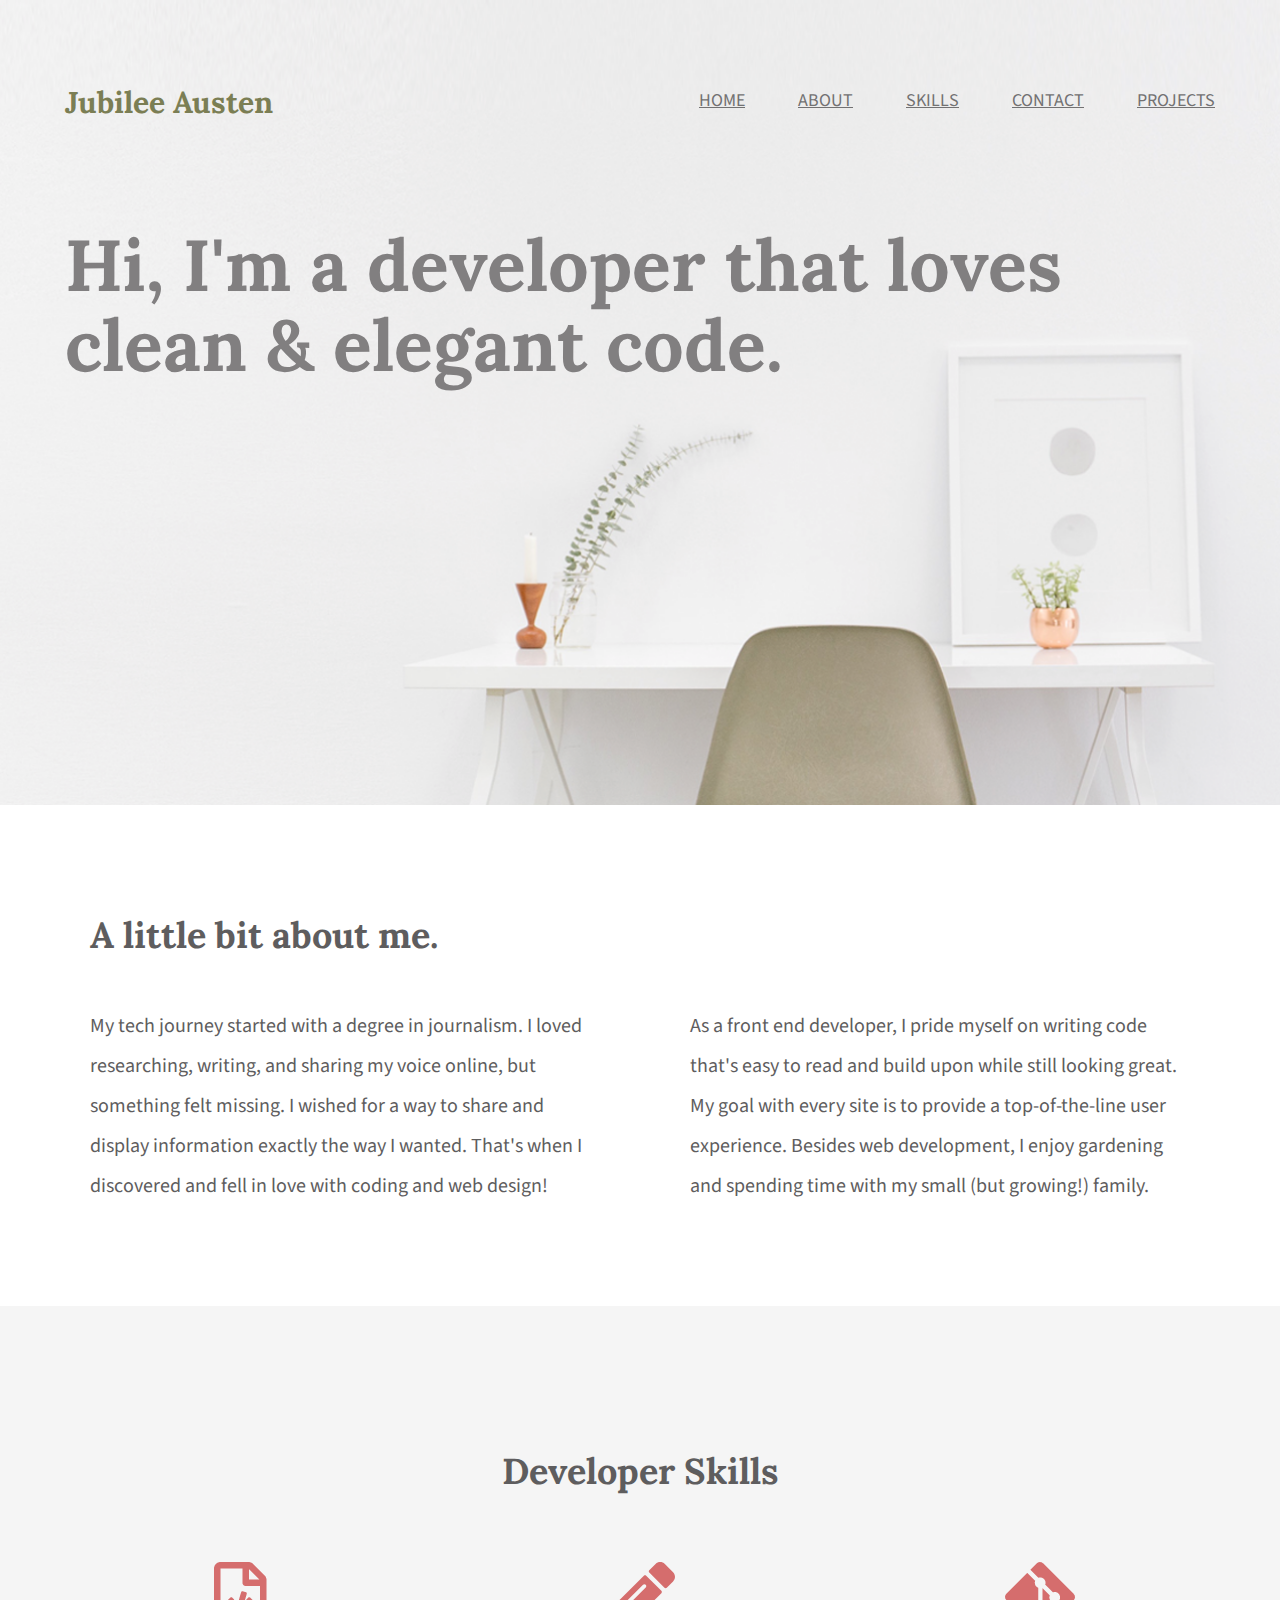
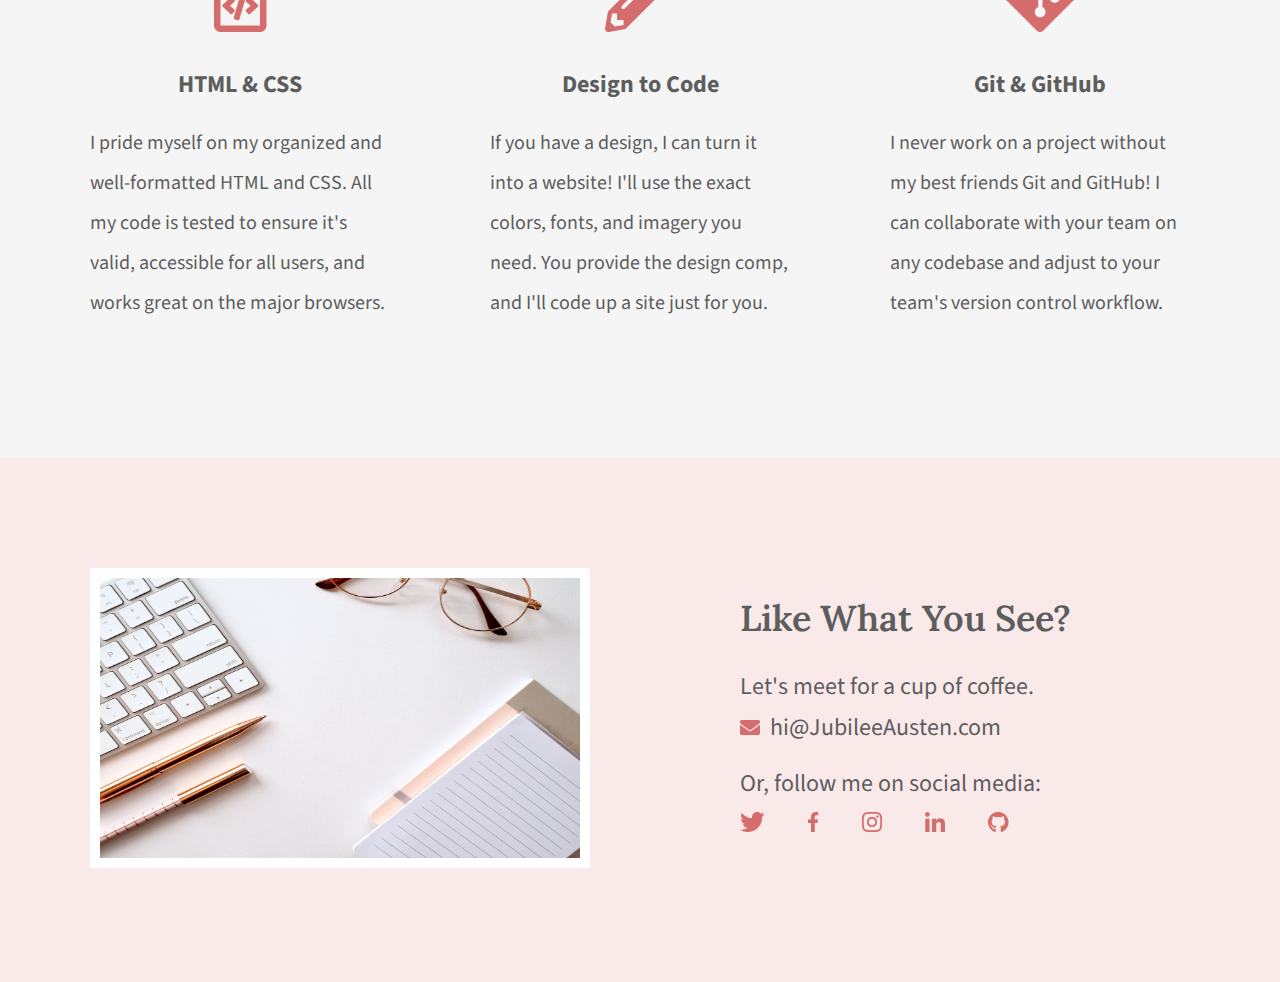
<file: index.html>
<!DOCTYPE html>
<html lang="en">

<head>
    <meta charset="UTF-8">
    <title>Jubilee Austen | Portfolio</title>
    <link rel="stylesheet" href="css/normalize.css">
    <link rel="stylesheet" href="css/main.css">
    <link rel="preconnect" href="https://fonts.googleapis.com">
    <link rel="preconnect" href="https://fonts.gstatic.com" crossorigin>
    <link
        href="https://fonts.googleapis.com/css2?family=Lora:wght@400;600;700&family=Source+Sans+3:wght@400;700&display=swap"
        rel="stylesheet">
</head>

<body>
    <header class="homepage-hero">
        <div class="content-wrapper">
            <h1>Jubilee Austen</h1>
            <nav>
                <ul> 
                    <li><a href="#">home</a></li>
                    <li><a href="#about">about</a></li>
                    <li><a href="#skills">skills</a></li>
                    <li><a href="#contact">contact</a></li>
                    <li><a href="projects/index.html">projects</a></li>
                </ul>
            </nav>
            <h2>Hi, I'm a developer that loves clean & elegant code.</h2>
        </div>
    </header>

    <main>
        <section id="about">
            <div class="content-wrapper">
                <h2>A little bit about me.</h2>
                <p>My tech journey started with a degree in journalism. I loved researching,
                    writing, and sharing my voice online, but something felt missing. I wished
                    for a way to share and display information exactly the way I wanted. That's
                    when I discovered and fell in love with coding and web design!
                </p>
                <p>As a front end developer, I pride myself on writing code that's easy to read
                    and build upon while still looking great. My goal with every site is to provide
                    a top-of-the-line user experience. Besides web development, I enjoy
                    gardening and spending time with my small (but growing!) family.
                </p>
            </div>
        </section>

        <section id="skills">
            <div class="content-wrapper">
                <h2>Developer Skills</h2>
                <div class="skill-list">
                    <img src="img/html-icon.png" alt="html icon">
                    <h3>HTML & CSS</h3>
                    <p>I pride myself on my organized and well-formatted HTML and CSS. All my
                        code is tested to ensure it's valid, accessible for all users, and works great
                        on the major browsers.
                    </p>
                </div>

                <div class="skill-list">
                    <img src="img/pencil-icon.png" alt="pencil icon">
                    <h3>Design to Code</h3>
                    <p>If you have a design, I can turn it into a website! I'll use the exact colors,
                        fonts, and imagery you need. You provide the design comp, and I'll code up
                        a site just for you.
                    </p>
                </div>

                <div class="skill-list">
                    <img src="img/git-icon.png" alt="github icon">
                    <h3>Git & GitHub</h3>
                    <p>I never work on a project without my best friends Git and GitHub! I can
                        collaborate with your team on any codebase and adjust to your team's
                        version control workflow.
                    </p>
                </div>
            </div>

        </section>
    </main>

    <footer id="contact">
        <div class="content-wrapper">
            <div class="contact-image">
                <img src="img/jess-bailey-q10VITrVYUM-unsplash.jpg"
                    alt="organized workspace desktop with keyboard, pens, notepads, and glasses" id="organized-desk">
            </div>
            <div class="contact-info">
                <h2>Like What You See?</h2>
                <h3 id="email-header">Let's meet for a cup of coffee.</h3>
                <a href="mailto:hi@JubileeAusten.com"><img src="img/envelope.png" alt="envelope logo"
                        id="envelope-icon">hi@JubileeAusten.com</a>
                <h3 id="socialmedia-header">Or, follow me on social media:</h3>
                <ul>
                    <li><a href="https://twitter.com" target="_blank"><img src="img/twitter.png" alt="twitter logo"></a>
                    </li>
                    <li><a href="https://www.facebook.com" target="_blank"><img src="img/facebook.png"
                                alt="facebook logo"></a></li>
                    <li><a href="https://www.instagram.com" target="_blank"><img src="img/instagram.png"
                                alt="instagram logo"></a></li>
                    <li><a href="https://www.linkedin.com" target="_blank"><img src="img/linkedin.png"
                                alt="linkedin logo"></a></li>
                    <li><a href="https://github.com" target="_blank"><img src="img/github.png" alt="github logo"></a>
                    </li>
                </ul>
            </div>
        </div>
    </footer>
</body>

</html>
</file>
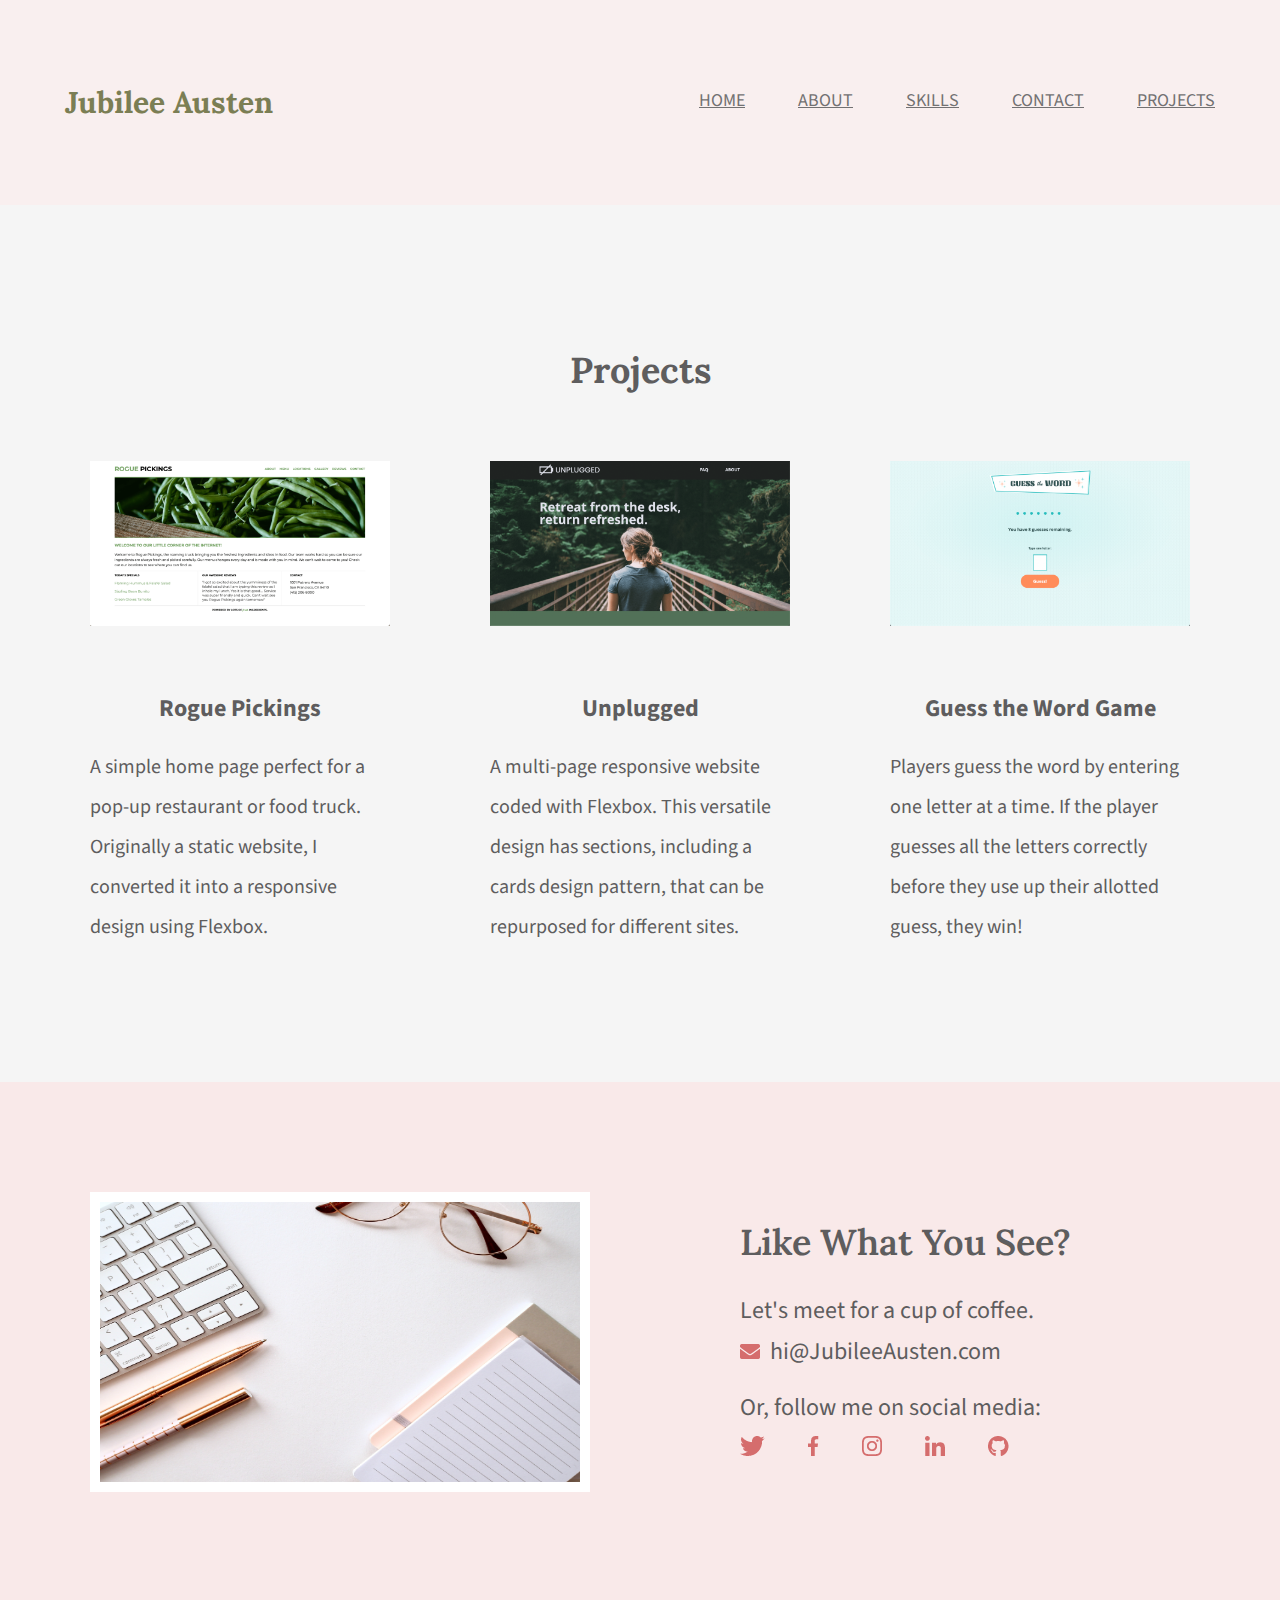
<file: projects/index.html>
<!DOCTYPE html>
<html lang="en">

<head>
    <meta charset="UTF-8">
    <title>Projects | Jubilee Austen</title>
    <link rel="stylesheet" href="../css/normalize.css">
    <link rel="stylesheet" href="../css/main.css">
    <link rel="preconnect" href="https://fonts.googleapis.com">
    <link rel="preconnect" href="https://fonts.gstatic.com" crossorigin>
    <link
        href="https://fonts.googleapis.com/css2?family=Lora:wght@400;600;700&family=Source+Sans+3:wght@400;700&display=swap"
        rel="stylesheet">
</head>

<body>
    <header class="add-projects">
        <div class="content-wrapper">
            <h1>Jubilee Austen</h1>
            <nav>
                <ul>
                    <li><a href="../index.html">home</a></li>
                    <li><a href="../index.html#about">about</a></li>
                    <li><a href="../index.html#skills">skills</a></li>
                    <li><a href="../index.html#contact">contact</a></li>
                    <li><a href="#">projects</a></li>
                </ul>
            </nav>

        </div>
    </header>

    <main>
        <section id="projects">
            <div class="content-wrapper">
                <h2>Projects</h2>
                <div class="projects-list">
                    <a href="https://skillcrush.github.io/206-rogue_pickings/" target="_blank"><img
                            src="../img/rogue-pickings.png" alt="rogue pickings website"></a>
                    <h3>Rogue Pickings</h3>
                    <p>A simple home page perfect for a pop-up restaurant or food truck. Originally a static website, I
                        converted it into a responsive design using Flexbox.</p>
                </div>

                <div class="projects-list">
                    <a href="https://skillcrush.github.io/206-unplugged_retreat/" target="_blank"><img
                            src="../img/unplugged.png" alt="unplugged website"></a>
                    <h3>Unplugged</h3>
                    <p>A multi-page responsive website coded with Flexbox. This versatile design has sections, including
                        a cards design pattern, that can be repurposed for different sites.</p>
                </div>

                <div class="projects-list">
                    <a href="https://skillcrush.github.io/guess-the-word/" target="_blank"><img
                            src="../img/guess-the-word-game.png" alt="guess the word game website"></a>
                    <h3>Guess the Word Game</h3>
                    <p>Players guess the word by entering one letter at a time. If the player guesses all the letters
                        correctly before they use up their allotted guess, they win!</p>
                </div>
            </div>
        </section>
    </main>

    <footer id="contact">
        <div class="content-wrapper">
            <div class="contact-image">
                <img src="../img/jess-bailey-q10VITrVYUM-unsplash.jpg"
                    alt="organized workspace desktop with keyboard, pens, notepads, and glasses" id="organized-desk">
            </div>
            <div class="contact-info">
                <h2>Like What You See?</h2>
                <h3 id="email-header">Let's meet for a cup of coffee.</h3>
                <a href="mailto:hi@JubileeAusten.com"><img src="../img/envelope.png" alt="envelope logo"
                        id="envelope-icon">hi@JubileeAusten.com</a>
                <h3 id="socialmedia-header">Or, follow me on social media:</h3>
                <ul>
                    <li><a href="index.htmlhttps://twitter.com" target="_blank"><img src="../img/twitter.png"
                                alt="twitter logo"></a>
                    </li>
                    <li><a href="../index.htmlhttps://www.facebook.com" target="_blank"><img src="../img/facebook.png"
                                alt="facebook logo"></a></li>
                    <li><a href="../index.htmlhttps://www.instagram.com" target="_blank"><img src="../img/instagram.png"
                                alt="instagram logo"></a></li>
                    <li><a href="../index.htmlhttps://www.linkedin.com" target="_blank"><img src="../img/linkedin.png"
                                alt="linkedin logo"></a></li>
                    <li><a href="../index.htmlhttps://github.com" target="_blank"><img src="../img/github.png"
                                alt="github logo"></a>
                    </li>
                </ul>
            </div>
        </div>
    </footer>
</body>

</html>
</file>
<file: css/main.css>
/****** Global Styles ******/
body {
    color: #5E5D5E;
    font-family: 'Source Sans 3', sans-serif;
}

.content-wrapper {
    width: 1200px;
    margin: 0 auto;
    overflow: auto;
}







/****** Header Styles ******/
.homepage-hero {
    background: url("../img/full-background.png"), #F9EFEF;
    background-size: cover;
    background-position: center;
    height: 805px;
}

header h1 {
    float: left;
    width: 300px;
    font-family: 'Lora', serif;
    font-size: 30px;
    color: #7B7E54;
    padding: 65px 0 65px 25px;
}


header nav {
    width: 800px;
    float: right;
    text-align: right;
    padding: 75px 25px 75px 0;
}

nav ul li {
    display: inline-block;
}

nav ul li a {
    text-transform: uppercase;
    font-size: 18px;
    color: #727172;
    padding-left: 50px;
}

header h2 {
    width: 1000px;
    clear: both;
    font-family: 'Lora', serif;
    font-size: 72px;
    line-height: 80px;
    color: #817F80;
    padding: 20px 0 20px 25px;
}







/****** About Styles ******/
#about .content-wrapper {
    padding: 80px 0;
}

#about h2 {
    font-family: 'Lora', serif;
    font-size: 36px;
    padding-left: 50px;
}

#about p {
    float: left;
    width: 500px;
    font-size: 20px;
    line-height: 40px;
    padding-left: 50px;
    padding-right: 50px;
}







/****** Skill Styles ******/
#skills {
    text-align: center;
    background: #F5F5F5;
}

#skills .content-wrapper {
    padding: 115px 0;
}

#skills .skill-list {
    float: left;
    width: 300px;
    padding: 0 50px;
}

#skills h2 {
    padding-bottom: 40px;
    font-family: 'lora', serif;
    font-size: 36px;
}

#skills h3 {
    margin: 30px 0 20px 0;
    font-size: 24px;
    line-height: 36px;
}

#skills p {
    font-size: 20px;
    line-height: 40px;
    text-align: left;
}







/****** Contact Styles ******/
#contact {
    background: #F9E9E9;
}

#contact .content-wrapper {
    padding: 110px 0;
}

#contact .contact-image {
    float: left;
    width: 600px;
}

#contact #organized-desk {
    width: 500px;
    height: 300px;
    border: 10px solid white;
    box-sizing: border-box;
    margin: 0 50px;
}

#contact .contact-info {
    float: left;
    width: 600px;
    padding-left: 100px;
    box-sizing: border-box;
}

#contact h2 {
    font-family: 'Lora', serif;
    font-size: 36px;
    font-weight: 600;
    margin: 30px 0;
}

#contact h3 {
    font-size: 24px;
    line-height: 36px;
    font-weight: 400;
}

#contact #email-header {
    margin-bottom: 5px;
}

#contact #socialmedia-header {
    margin-top: 20px;
    margin-bottom: 5px;
}

#contact #envelope-icon {
    padding-right: 10px;
}

#contact a {
    font-size: 24px;
    line-height: 36px;
    color: #5E5D5E;
    text-decoration: none;
}

#contact ul {
    margin-top: 0;
    padding: 0;
}

#contact ul li {
    display: inline-block;
}

#contact ul img {
    padding-right: 40px;
}

/****** Projects Page Styles ******/
.add-projects {
background: #F9EFEF;

}


/****** Projects Page Header Styles ******/




/****** Projects Page Projects Styles ******/
#projects {
    text-align: center;
    background: #F5F5F5;
}

#projects .content-wrapper {
    padding: 115px 0;
}

#projects .projects-list {
    float: left;
    width: 300px;
    padding: 0 50px;
}

#projects img{
    width: 300px;
    padding-bottom: 30px;
}

#projects h2 {
    padding-bottom: 40px;
    font-family: 'lora', serif;
    font-size: 36px;
}

#projects h3 {
    margin: 30px 0 20px 0;
    font-size: 24px;
    line-height: 36px;
}

#projects p {
    font-size: 20px;
    line-height: 40px;
    text-align: left;
}
</file>
